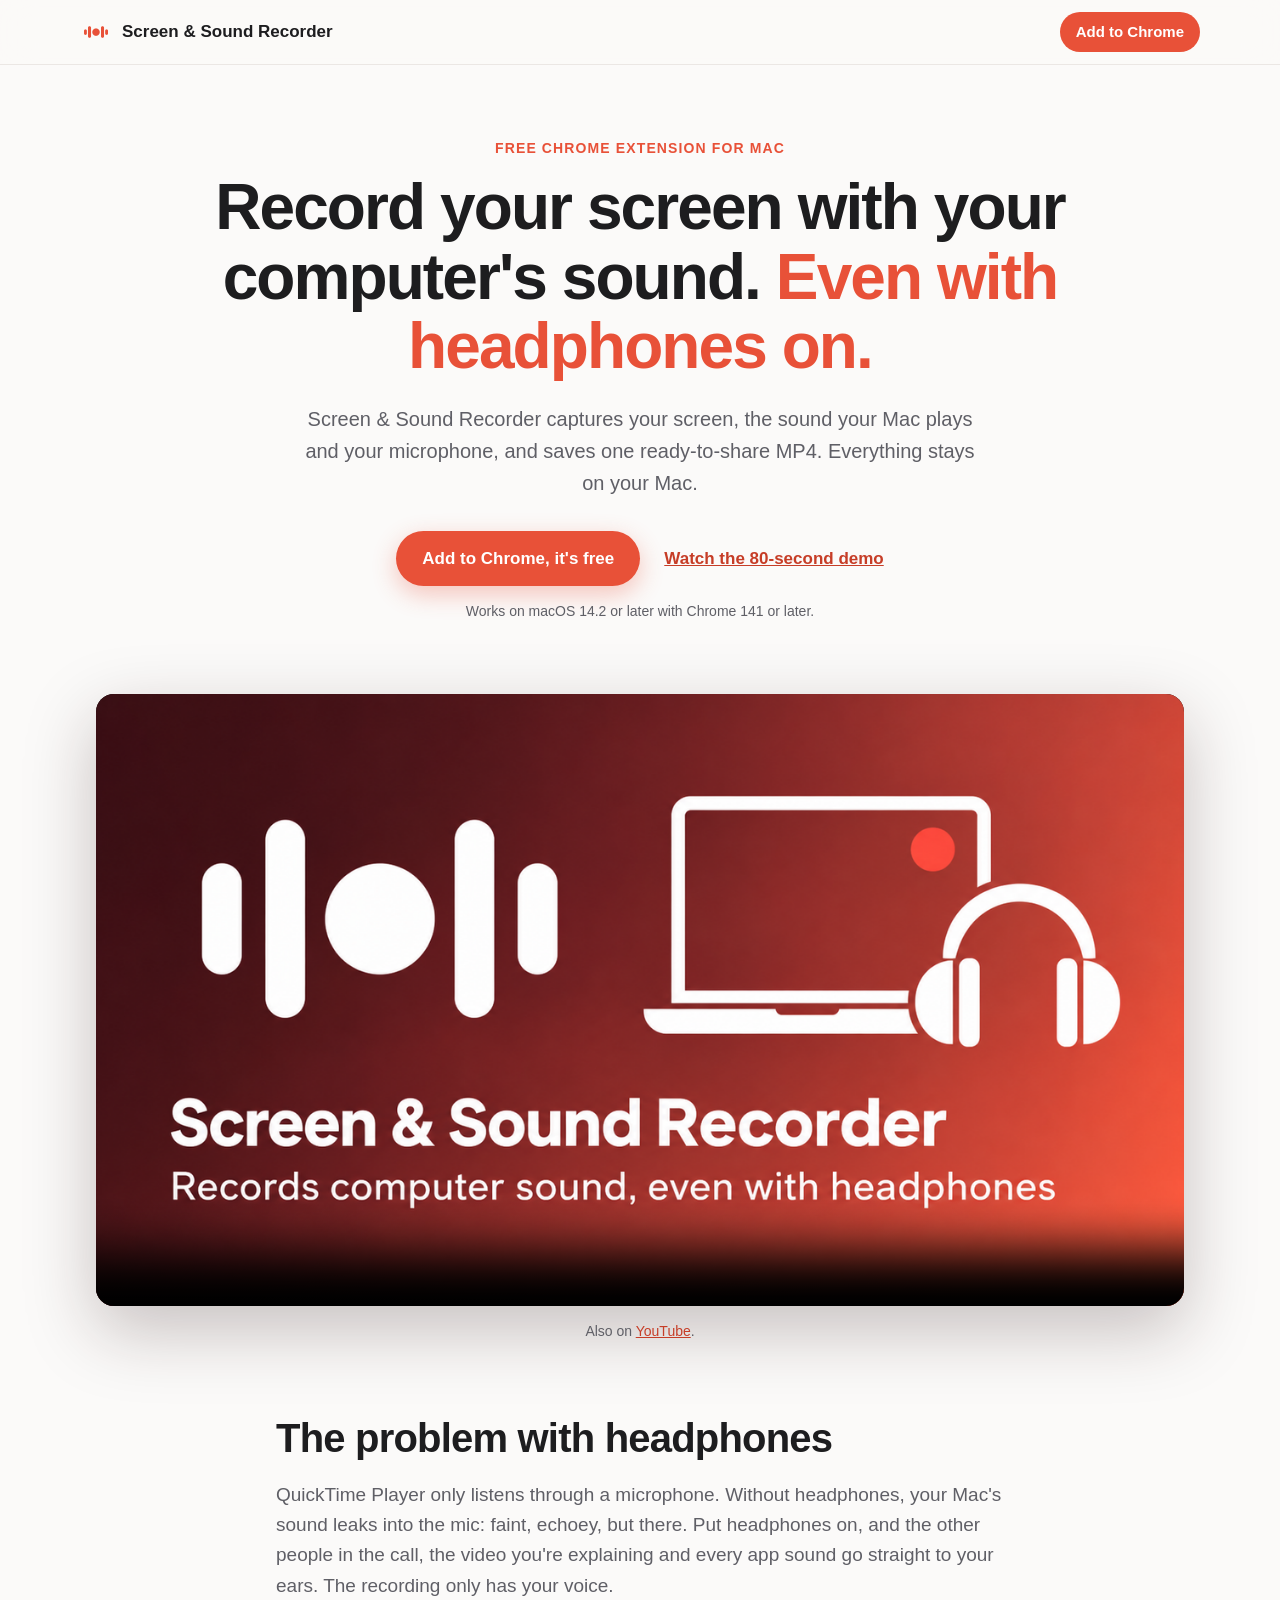
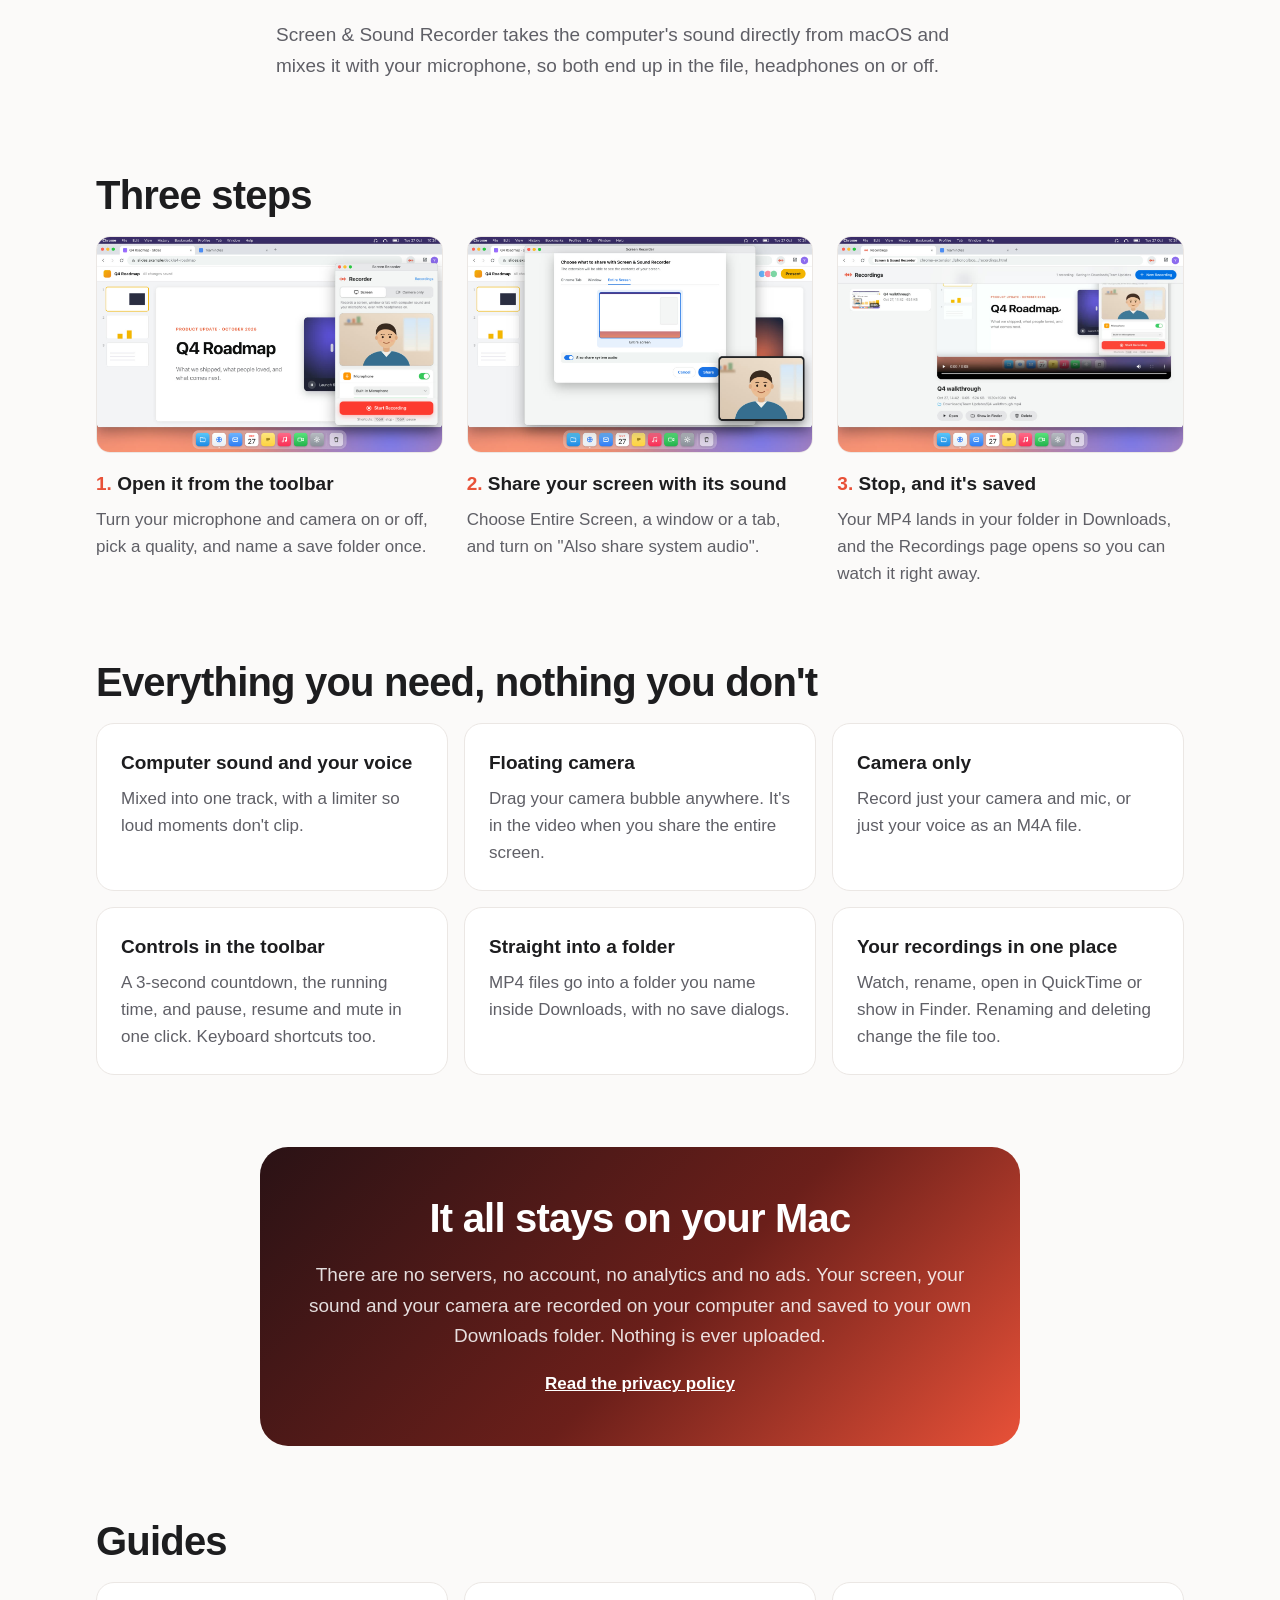
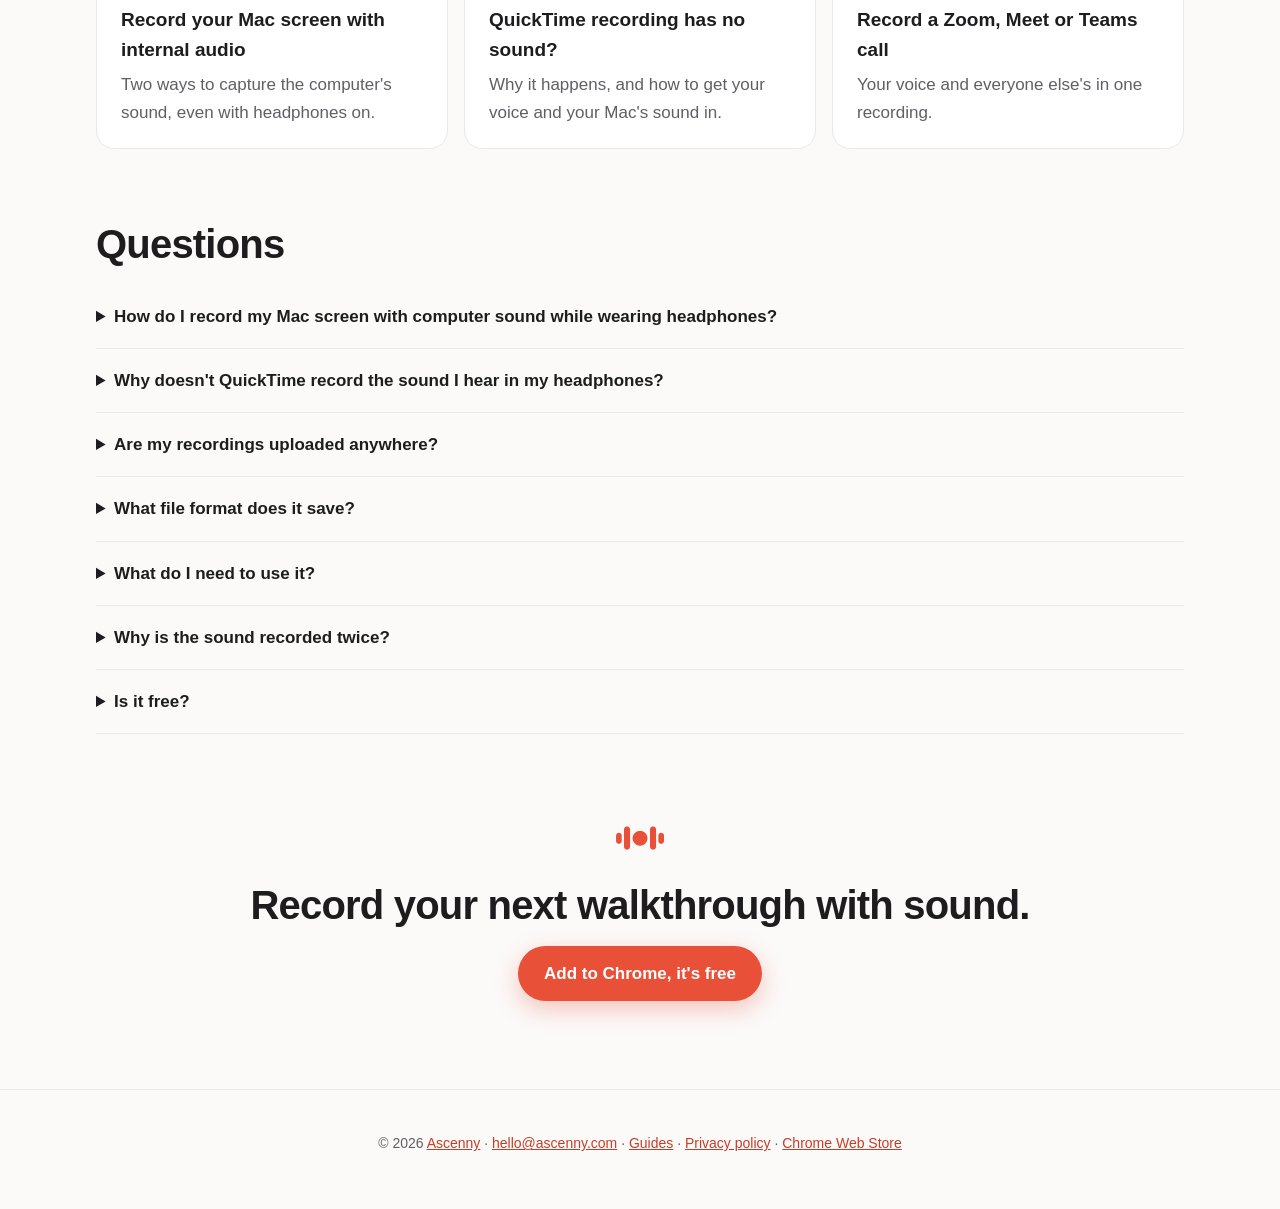
<file: index.html>
<!doctype html>
<html lang="en">
<head>
  <meta charset="utf-8">
  <meta name="viewport" content="width=device-width, initial-scale=1">
  <title>Screen &amp; Sound Recorder: Mac Screen Recorder with Computer Sound</title>
  <meta name="description" content="A free Chrome extension for Mac that records your screen together with your computer's sound and your microphone, even with headphones on. Saves MP4 files on your Mac. Nothing is uploaded.">
  <link rel="canonical" href="https://recorder.ascenny.com/">
  <link rel="icon" href="assets/icon.png">
  <meta name="theme-color" content="#e85138">

  <meta property="og:type" content="website">
  <meta property="og:title" content="Screen &amp; Sound Recorder: record your Mac screen with computer sound">
  <meta property="og:description" content="Records your screen, your computer's sound and your microphone, even with headphones on. Free, and everything stays on your Mac.">
  <meta property="og:url" content="https://recorder.ascenny.com/">
  <meta property="og:image" content="https://recorder.ascenny.com/assets/og-image.png">
  <meta name="twitter:card" content="summary_large_image">

  <link rel="stylesheet" href="style.css">

  <script type="application/ld+json">
  {
    "@context": "https://schema.org",
    "@type": "SoftwareApplication",
    "name": "Screen & Sound Recorder",
    "applicationCategory": "MultimediaApplication",
    "applicationSubCategory": "Screen recorder",
    "operatingSystem": "macOS 14.2 or later, Google Chrome 141 or later",
    "description": "A Chrome extension for Mac that records the screen together with the computer's sound and the microphone, even with headphones on, and saves MP4 files on the computer.",
    "url": "https://recorder.ascenny.com/",
    "downloadUrl": "https://chromewebstore.google.com/detail/gemaaokegkngogofohbmpjndjohbkkob",
    "image": "https://recorder.ascenny.com/assets/og-image.png",
    "author": { "@type": "Person", "name": "Yoong Zhun Tey" },
    "publisher": { "@type": "Organization", "name": "Ascenny", "url": "https://ascenny.com/", "email": "hello@ascenny.com" },
    "offers": { "@type": "Offer", "price": "0", "priceCurrency": "USD" }
  }
  </script>
  <script type="application/ld+json">
  {
    "@context": "https://schema.org",
    "@type": "FAQPage",
    "mainEntity": [
      {
        "@type": "Question",
        "name": "How do I record my Mac screen with computer sound while wearing headphones?",
        "acceptedAnswer": { "@type": "Answer", "text": "Install Screen & Sound Recorder from the Chrome Web Store, click its toolbar icon, press Start Recording, choose Entire Screen in Chrome's picker and turn on Also share system audio. The computer's sound is captured directly and mixed with your microphone, so it is recorded even when it only plays in your headphones." }
      },
      {
        "@type": "Question",
        "name": "Why doesn't QuickTime record the sound I hear in my headphones?",
        "acceptedAnswer": { "@type": "Answer", "text": "QuickTime Player records sound only through a microphone. With headphones on, the computer's sound never reaches the microphone, so it is missing from the recording. Screen & Sound Recorder captures the computer's sound directly, mixes your microphone into the same file, and adds a floating camera window." }
      },
      {
        "@type": "Question",
        "name": "Are my recordings uploaded anywhere?",
        "acceptedAnswer": { "@type": "Answer", "text": "No. Recordings are saved as files in a folder you choose inside your Downloads folder. The extension has no servers, no account, no analytics and no ads, and nothing you record is sent anywhere." }
      },
      {
        "@type": "Question",
        "name": "What file format does it save?",
        "acceptedAnswer": { "@type": "Answer", "text": "MP4 with H.264 video and AAC audio, which plays in QuickTime and almost everywhere else. Recordings with only the microphone are saved as M4A audio files." }
      },
      {
        "@type": "Question",
        "name": "What do I need to use it?",
        "acceptedAnswer": { "@type": "Answer", "text": "A Mac with macOS 14.2 or later and Google Chrome 141 or later. The first time, turn on Google Chrome in System Settings, Privacy & Security, Screen & System Audio Recording, and allow the microphone and camera if you use them." }
      },
      {
        "@type": "Question",
        "name": "Is it free?",
        "acceptedAnswer": { "@type": "Answer", "text": "Yes. Screen & Sound Recorder is free on the Chrome Web Store." }
      }
    ]
  }
  </script>
</head>
<body>
  <header class="nav">
    <a class="brand" href="./"><img src="assets/icon.png" alt="" width="32" height="32">Screen &amp; Sound Recorder</a>
    <a class="button small" href="https://chromewebstore.google.com/detail/gemaaokegkngogofohbmpjndjohbkkob">Add to Chrome</a>
  </header>

  <main>
    <section class="hero">
      <p class="eyebrow">Free Chrome extension for Mac</p>
      <h1>Record your screen with your computer's sound. <span>Even with headphones on.</span></h1>
      <p class="lede">Screen &amp; Sound Recorder captures your screen, the sound your Mac plays and your microphone, and saves one ready-to-share MP4. Everything stays on your Mac.</p>
      <div class="actions">
        <a class="button" href="https://chromewebstore.google.com/detail/gemaaokegkngogofohbmpjndjohbkkob">Add to Chrome, it's free</a>
        <a class="link" href="#demo">Watch the 80-second demo</a>
      </div>
      <p class="fine">Works on macOS 14.2 or later with Chrome 141 or later.</p>
    </section>

    <section class="demo" id="demo">
      <video controls preload="metadata" playsinline poster="assets/og-image.png">
        <source src="assets/demo.mp4" type="video/mp4">
        <track kind="captions" src="assets/demo.vtt" srclang="en" label="English" default>
      </video>
      <p class="fine">Also on <a href="https://youtu.be/bHnrD9TamWk">YouTube</a>.</p>
    </section>

    <section class="problem">
      <h2>The problem with headphones</h2>
      <p>QuickTime Player only listens through a microphone. Without headphones, your Mac's sound leaks into the mic: faint, echoey, but there. Put headphones on, and the other people in the call, the video you're explaining and every app sound go straight to your ears. The recording only has your voice.</p>
      <p>Screen &amp; Sound Recorder takes the computer's sound directly from macOS and mixes it with your microphone, so both end up in the file, headphones on or off.</p>
    </section>

    <section class="steps">
      <h2>Three steps</h2>
      <ol>
        <li><img src="assets/1-recorder.jpg" alt="The recorder window with microphone, camera, save folder and quality settings" loading="lazy" width="1280" height="800"><h3>Open it from the toolbar</h3><p>Turn your microphone and camera on or off, pick a quality, and name a save folder once.</p></li>
        <li><img src="assets/2-picker.jpg" alt="Chrome's screen picker with the Also share system audio switch turned on" loading="lazy" width="1280" height="800"><h3>Share your screen with its sound</h3><p>Choose Entire Screen, a window or a tab, and turn on "Also share system audio".</p></li>
        <li><img src="assets/5-recordings.jpg" alt="The Recordings page playing a saved recording" loading="lazy" width="1280" height="800"><h3>Stop, and it's saved</h3><p>Your MP4 lands in your folder in Downloads, and the Recordings page opens so you can watch it right away.</p></li>
      </ol>
    </section>

    <section class="features">
      <h2>Everything you need, nothing you don't</h2>
      <div class="grid">
        <div><h3>Computer sound and your voice</h3><p>Mixed into one track, with a limiter so loud moments don't clip.</p></div>
        <div><h3>Floating camera</h3><p>Drag your camera bubble anywhere. It's in the video when you share the entire screen.</p></div>
        <div><h3>Camera only</h3><p>Record just your camera and mic, or just your voice as an M4A file.</p></div>
        <div><h3>Controls in the toolbar</h3><p>A 3-second countdown, the running time, and pause, resume and mute in one click. Keyboard shortcuts too.</p></div>
        <div><h3>Straight into a folder</h3><p>MP4 files go into a folder you name inside Downloads, with no save dialogs.</p></div>
        <div><h3>Your recordings in one place</h3><p>Watch, rename, open in QuickTime or show in Finder. Renaming and deleting change the file too.</p></div>
      </div>
    </section>

    <section class="private">
      <h2>It all stays on your Mac</h2>
      <p>There are no servers, no account, no analytics and no ads. Your screen, your sound and your camera are recorded on your computer and saved to your own Downloads folder. Nothing is ever uploaded.</p>
      <a class="link" href="/privacy">Read the privacy policy</a>
    </section>

    <section class="guides">
      <h2>Guides</h2>
      <div class="grid">
        <a class="card" href="/guides/record-mac-screen-with-internal-audio"><h3>Record your Mac screen with internal audio</h3><p>Two ways to capture the computer's sound, even with headphones on.</p></a>
        <a class="card" href="/guides/quicktime-screen-recording-no-sound"><h3>QuickTime recording has no sound?</h3><p>Why it happens, and how to get your voice and your Mac's sound in.</p></a>
        <a class="card" href="/guides/record-video-call-on-mac"><h3>Record a Zoom, Meet or Teams call</h3><p>Your voice and everyone else's in one recording.</p></a>
      </div>
    </section>

    <section class="faq">
      <h2>Questions</h2>
      <details><summary>How do I record my Mac screen with computer sound while wearing headphones?</summary><p>Install Screen &amp; Sound Recorder, click its toolbar icon and press Start Recording. In Chrome's picker, choose Entire Screen and turn on "Also share system audio". The computer's sound is captured directly and mixed with your microphone, so it's recorded even when it only plays in your headphones.</p></details>
      <details><summary>Why doesn't QuickTime record the sound I hear in my headphones?</summary><p>QuickTime Player records sound only through a microphone. With headphones on, the computer's sound never reaches the microphone, so it is missing from the recording. Screen &amp; Sound Recorder captures the computer's sound directly, mixes your microphone into the same file, and adds a floating camera window.</p></details>
      <details><summary>Are my recordings uploaded anywhere?</summary><p>No. Recordings are saved as files in a folder you choose inside Downloads. Nothing you record is sent anywhere.</p></details>
      <details><summary>What file format does it save?</summary><p>MP4 with H.264 video and AAC audio, which plays in QuickTime and almost everywhere else. Microphone-only recordings are saved as M4A.</p></details>
      <details><summary>What do I need to use it?</summary><p>A Mac with macOS 14.2 or later and Google Chrome 141 or later. The first time, turn on Google Chrome in System Settings → Privacy &amp; Security → Screen &amp; System Audio Recording, and allow the microphone and camera if you use them.</p></details>
      <details><summary>Why is the sound recorded twice?</summary><p>With the microphone on and sound playing through your speakers, the mic hears the speakers too. Headphones give the cleanest result.</p></details>
      <details><summary>Is it free?</summary><p>Yes, it's free on the Chrome Web Store.</p></details>
    </section>

    <section class="cta">
      <img src="assets/icon.png" alt="" width="64" height="64">
      <h2>Record your next walkthrough with sound.</h2>
      <a class="button" href="https://chromewebstore.google.com/detail/gemaaokegkngogofohbmpjndjohbkkob">Add to Chrome, it's free</a>
    </section>
  </main>

  <footer>
    <p>© 2026 <a href="https://ascenny.com/">Ascenny</a> · <a href="mailto:hello@ascenny.com">hello@ascenny.com</a> · <a href="/guides">Guides</a> · <a href="/privacy">Privacy policy</a> · <a href="https://chromewebstore.google.com/detail/gemaaokegkngogofohbmpjndjohbkkob">Chrome Web Store</a></p>
  </footer>
</body>
</html>
</file>
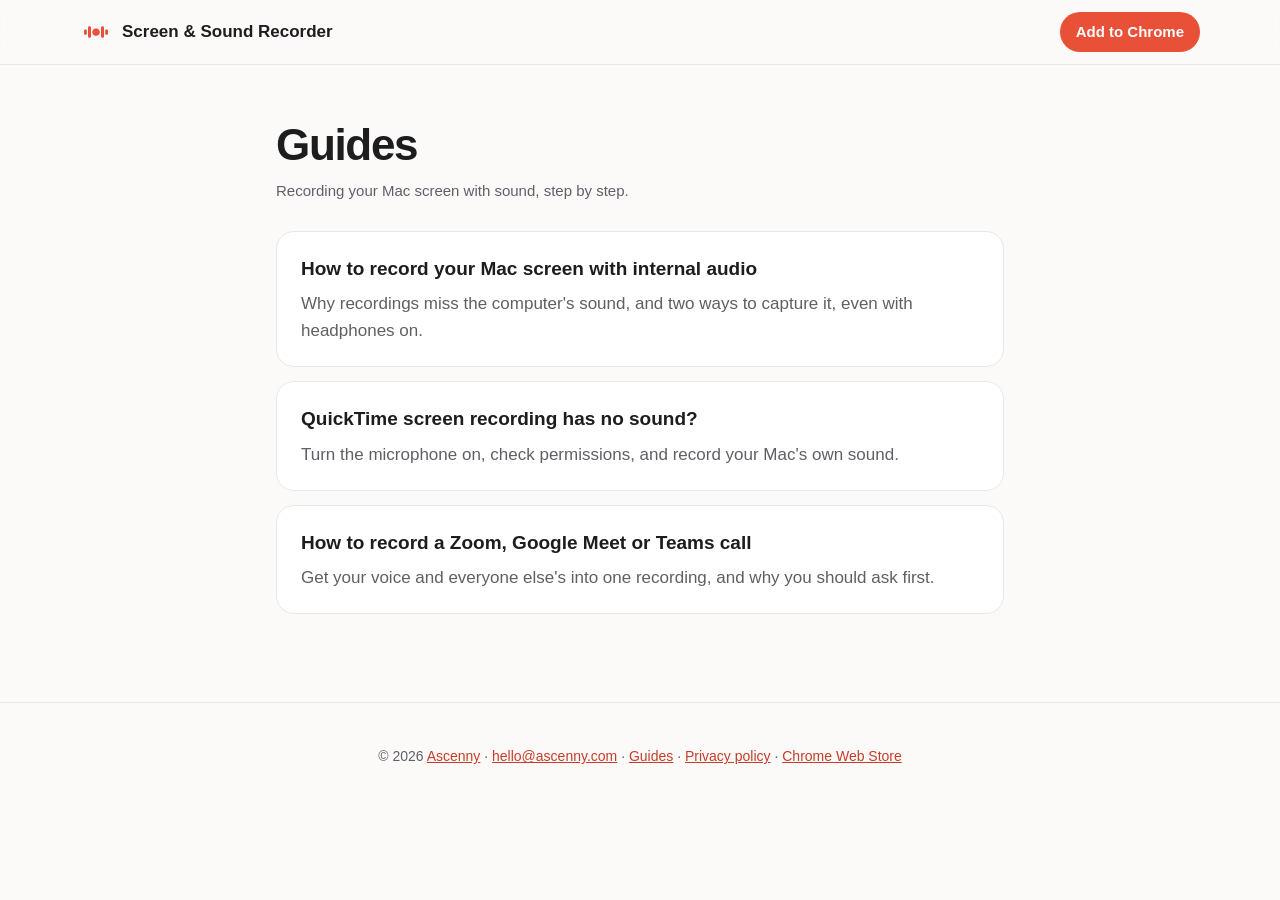
<file: guides/index.html>
<!doctype html>
<html lang="en">
<head>
  <meta charset="utf-8">
  <meta name="viewport" content="width=device-width, initial-scale=1">
  <title>Guides: Recording Your Mac Screen with Sound</title>
  <meta name="description" content="Step-by-step guides for recording your Mac screen with the computer's sound and your microphone, fixing silent QuickTime recordings, and recording video calls.">
  <link rel="canonical" href="https://recorder.ascenny.com/guides">
  <link rel="icon" href="/assets/icon.png">
  <meta name="theme-color" content="#e85138">
  <link rel="stylesheet" href="/style.css">
</head>
<body>
  <header class="nav">
    <a class="brand" href="/"><img src="/assets/icon.png" alt="" width="32" height="32">Screen &amp; Sound Recorder</a>
    <a class="button small" href="https://chromewebstore.google.com/detail/gemaaokegkngogofohbmpjndjohbkkob">Add to Chrome</a>
  </header>

  <main>
    <article class="doc">
      <h1>Guides</h1>
      <p class="updated">Recording your Mac screen with sound, step by step.</p>
      <div class="guide-list">
        <a href="/guides/record-mac-screen-with-internal-audio"><h3>How to record your Mac screen with internal audio</h3><p>Why recordings miss the computer's sound, and two ways to capture it, even with headphones on.</p></a>
        <a href="/guides/quicktime-screen-recording-no-sound"><h3>QuickTime screen recording has no sound?</h3><p>Turn the microphone on, check permissions, and record your Mac's own sound.</p></a>
        <a href="/guides/record-video-call-on-mac"><h3>How to record a Zoom, Google Meet or Teams call</h3><p>Get your voice and everyone else's into one recording, and why you should ask first.</p></a>
      </div>
    </article>
  </main>

  <footer>
    <p>© 2026 <a href="https://ascenny.com/">Ascenny</a> · <a href="mailto:hello@ascenny.com">hello@ascenny.com</a> · <a href="/guides">Guides</a> · <a href="/privacy">Privacy policy</a> · <a href="https://chromewebstore.google.com/detail/gemaaokegkngogofohbmpjndjohbkkob">Chrome Web Store</a></p>
  </footer>
</body>
</html>
</file>
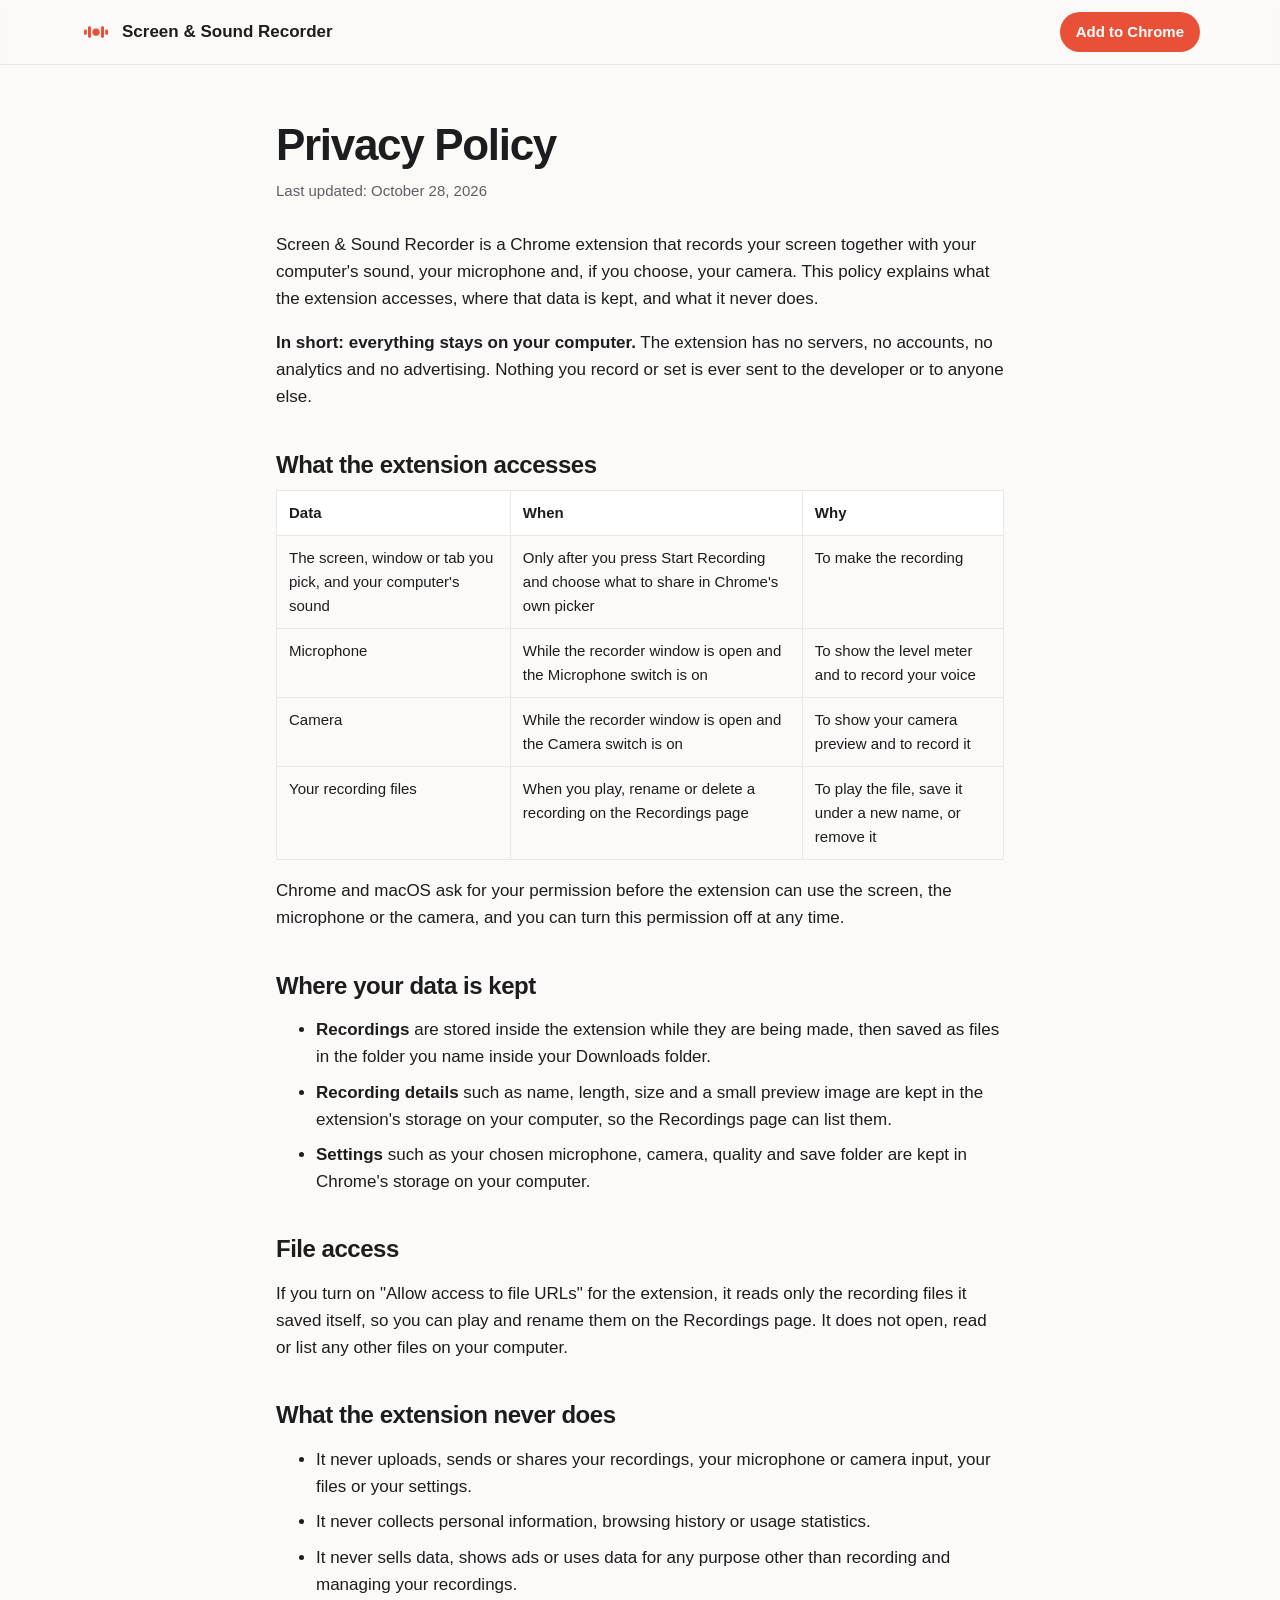
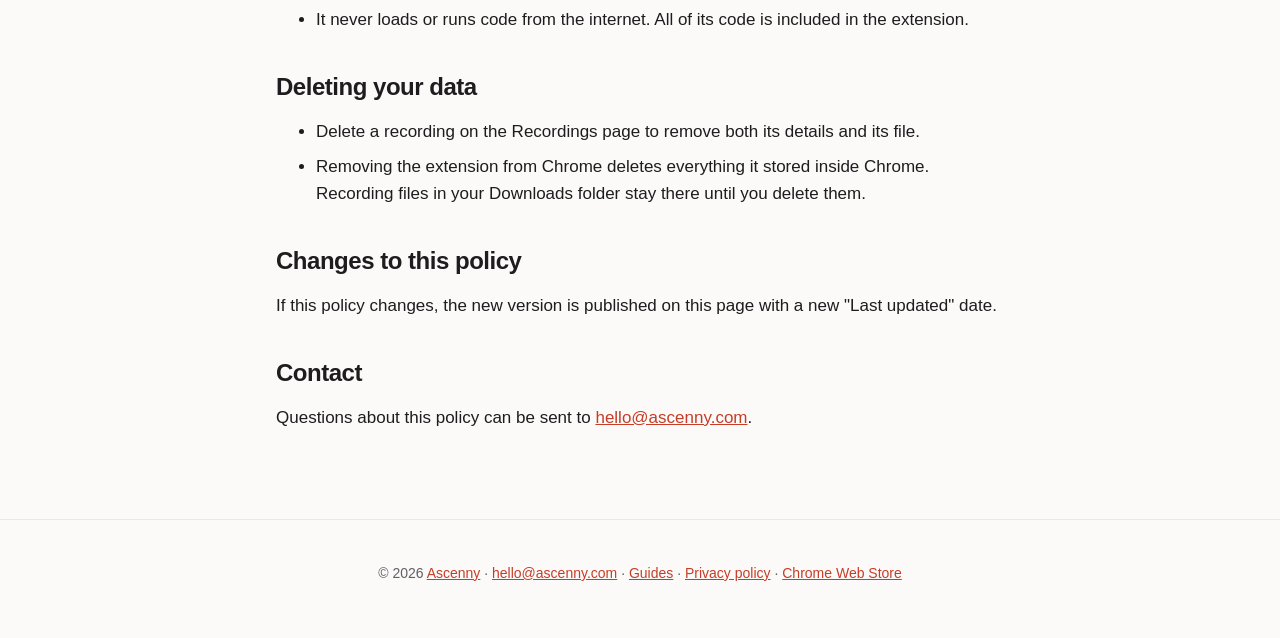
<file: privacy.html>
<!doctype html>
<html lang="en">
<head>
  <meta charset="utf-8">
  <meta name="viewport" content="width=device-width, initial-scale=1">
  <title>Privacy Policy: Screen &amp; Sound Recorder</title>
  <meta name="description" content="Screen & Sound Recorder records on your computer and never uploads anything. What the extension accesses, where your data is kept, and what it never does.">
  <link rel="canonical" href="https://recorder.ascenny.com/privacy">
  <link rel="icon" href="assets/icon.png">
  <meta name="theme-color" content="#e85138">
  <link rel="stylesheet" href="style.css">
</head>
<body>
  <header class="nav">
    <a class="brand" href="/"><img src="assets/icon.png" alt="" width="32" height="32">Screen &amp; Sound Recorder</a>
    <a class="button small" href="https://chromewebstore.google.com/detail/gemaaokegkngogofohbmpjndjohbkkob">Add to Chrome</a>
  </header>

  <main>
    <article class="doc">
      <h1>Privacy Policy</h1>
      <p class="updated">Last updated: October 28, 2026</p>

      <p>Screen &amp; Sound Recorder is a Chrome extension that records your screen together with your computer's sound, your microphone and, if you choose, your camera. This policy explains what the extension accesses, where that data is kept, and what it never does.</p>

      <p><strong>In short: everything stays on your computer.</strong> The extension has no servers, no accounts, no analytics and no advertising. Nothing you record or set is ever sent to the developer or to anyone else.</p>

      <h2>What the extension accesses</h2>
      <div class="table">
        <table>
          <tr><th>Data</th><th>When</th><th>Why</th></tr>
          <tr><td>The screen, window or tab you pick, and your computer's sound</td><td>Only after you press Start Recording and choose what to share in Chrome's own picker</td><td>To make the recording</td></tr>
          <tr><td>Microphone</td><td>While the recorder window is open and the Microphone switch is on</td><td>To show the level meter and to record your voice</td></tr>
          <tr><td>Camera</td><td>While the recorder window is open and the Camera switch is on</td><td>To show your camera preview and to record it</td></tr>
          <tr><td>Your recording files</td><td>When you play, rename or delete a recording on the Recordings page</td><td>To play the file, save it under a new name, or remove it</td></tr>
        </table>
      </div>
      <p>Chrome and macOS ask for your permission before the extension can use the screen, the microphone or the camera, and you can turn this permission off at any time.</p>

      <h2>Where your data is kept</h2>
      <ul>
        <li><strong>Recordings</strong> are stored inside the extension while they are being made, then saved as files in the folder you name inside your Downloads folder.</li>
        <li><strong>Recording details</strong> such as name, length, size and a small preview image are kept in the extension's storage on your computer, so the Recordings page can list them.</li>
        <li><strong>Settings</strong> such as your chosen microphone, camera, quality and save folder are kept in Chrome's storage on your computer.</li>
      </ul>

      <h2>File access</h2>
      <p>If you turn on "Allow access to file URLs" for the extension, it reads only the recording files it saved itself, so you can play and rename them on the Recordings page. It does not open, read or list any other files on your computer.</p>

      <h2>What the extension never does</h2>
      <ul>
        <li>It never uploads, sends or shares your recordings, your microphone or camera input, your files or your settings.</li>
        <li>It never collects personal information, browsing history or usage statistics.</li>
        <li>It never sells data, shows ads or uses data for any purpose other than recording and managing your recordings.</li>
        <li>It never loads or runs code from the internet. All of its code is included in the extension.</li>
      </ul>

      <h2>Deleting your data</h2>
      <ul>
        <li>Delete a recording on the Recordings page to remove both its details and its file.</li>
        <li>Removing the extension from Chrome deletes everything it stored inside Chrome. Recording files in your Downloads folder stay there until you delete them.</li>
      </ul>

      <h2>Changes to this policy</h2>
      <p>If this policy changes, the new version is published on this page with a new "Last updated" date.</p>

      <h2>Contact</h2>
      <p>Questions about this policy can be sent to <a href="mailto:hello@ascenny.com">hello@ascenny.com</a>.</p>
    </article>
  </main>

  <footer>
    <p>© 2026 <a href="https://ascenny.com/">Ascenny</a> · <a href="mailto:hello@ascenny.com">hello@ascenny.com</a> · <a href="/guides">Guides</a> · <a href="/privacy">Privacy policy</a> · <a href="https://chromewebstore.google.com/detail/gemaaokegkngogofohbmpjndjohbkkob">Chrome Web Store</a></p>
  </footer>
</body>
</html>
</file>
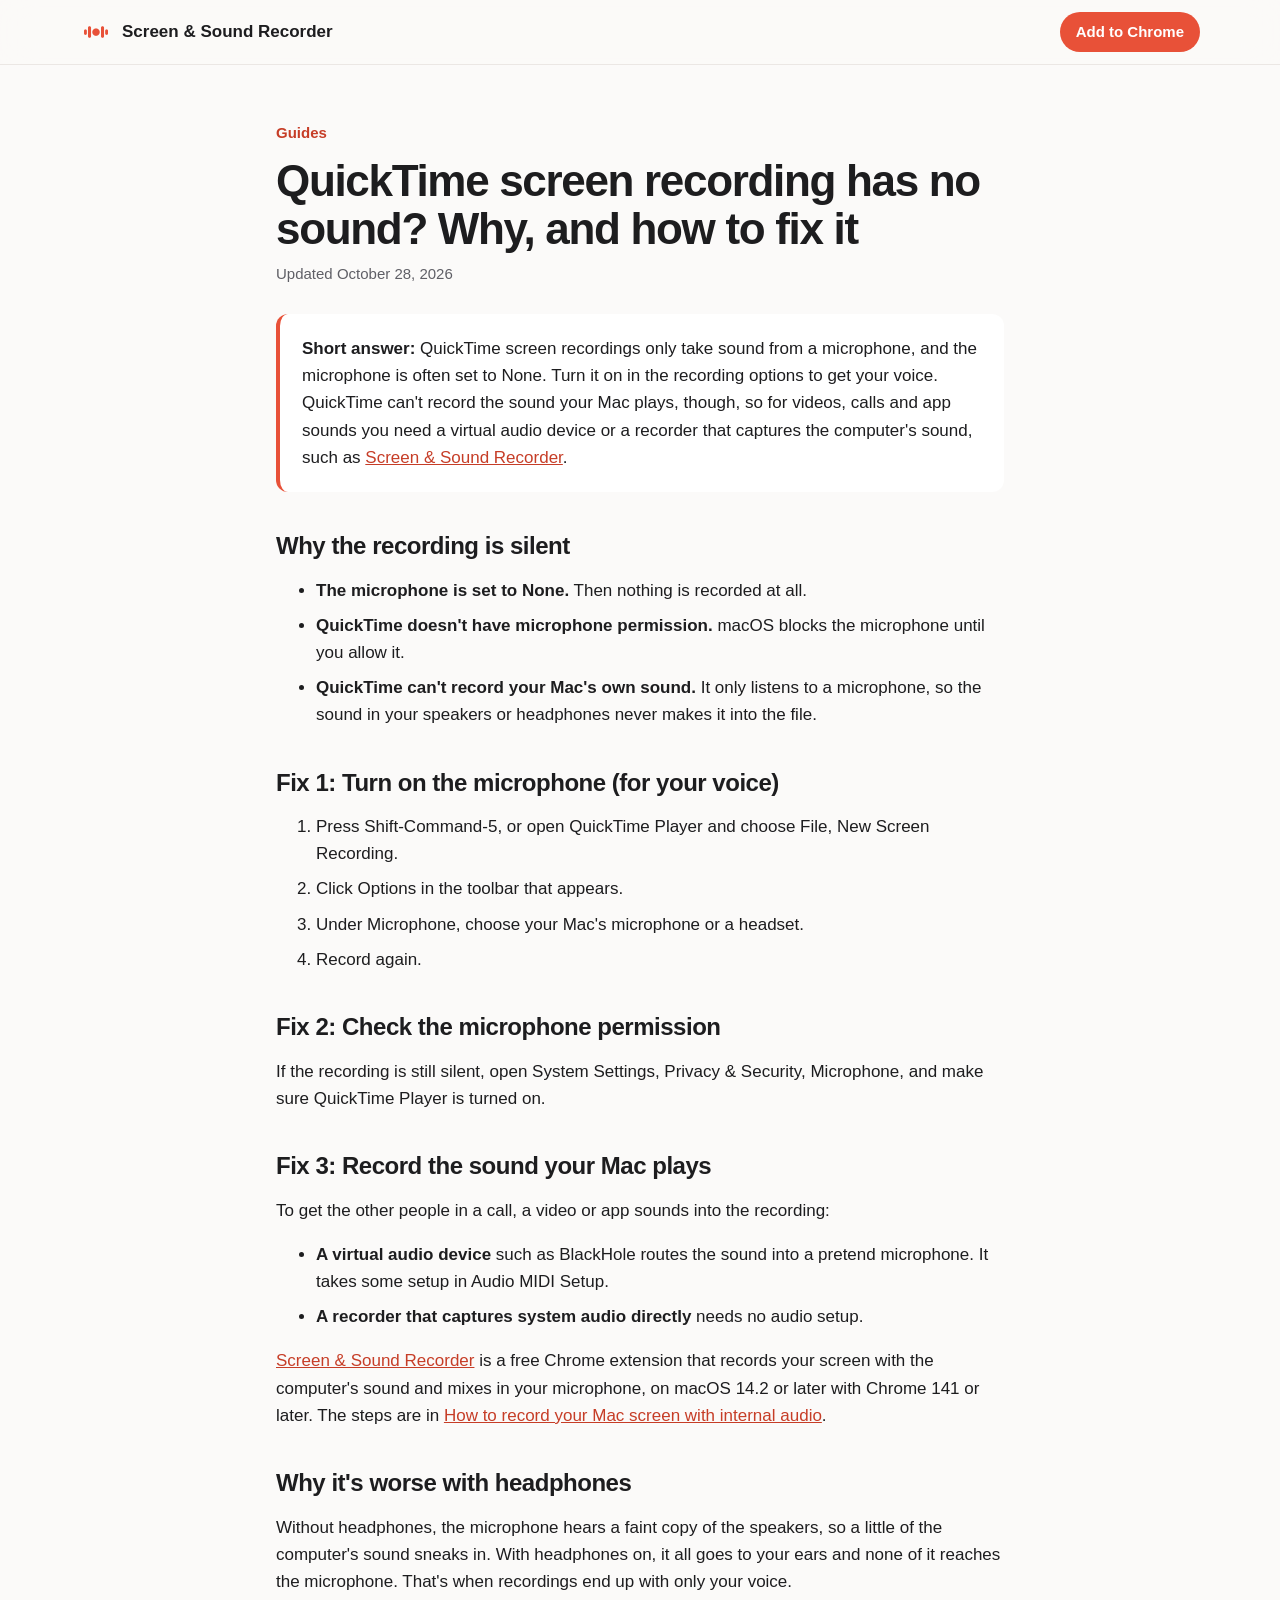
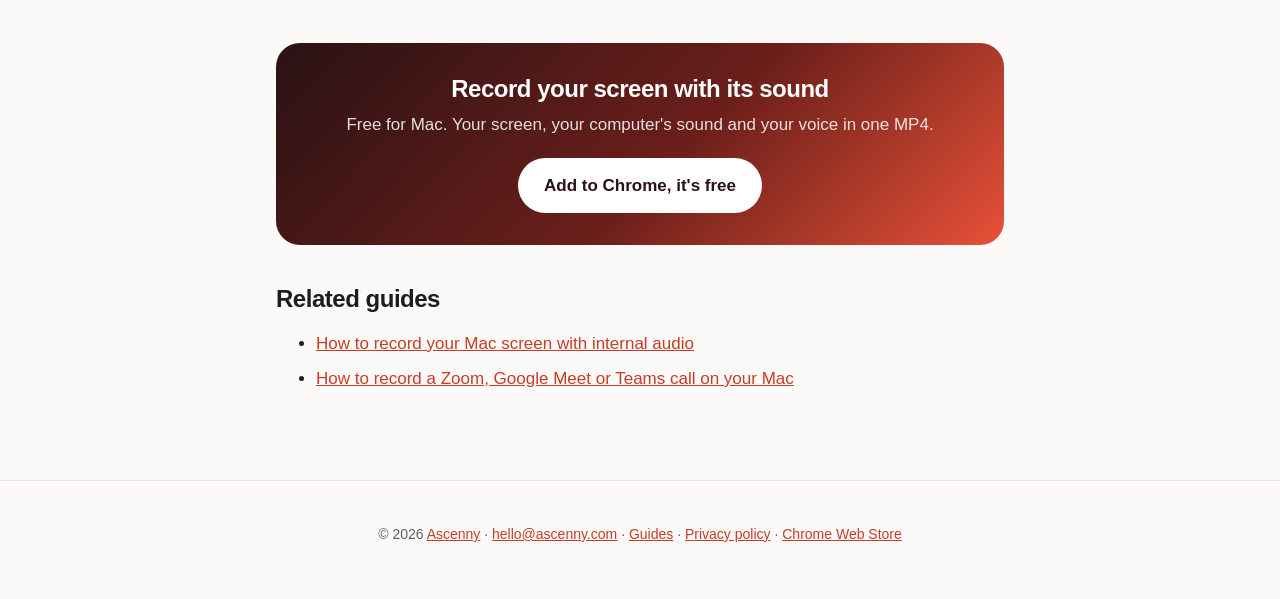
<file: guides/quicktime-screen-recording-no-sound.html>
<!doctype html>
<html lang="en">
<head>
  <meta charset="utf-8">
  <meta name="viewport" content="width=device-width, initial-scale=1">
  <title>QuickTime Screen Recording Has No Sound? Why, and How to Fix It</title>
  <meta name="description" content="QuickTime screen recordings are silent or miss the computer's sound because QuickTime only records a microphone. Here's how to turn the microphone on, and how to record your Mac's own sound.">
  <link rel="canonical" href="https://recorder.ascenny.com/guides/quicktime-screen-recording-no-sound">
  <link rel="icon" href="/assets/icon.png">
  <meta name="theme-color" content="#e85138">
  <meta property="og:type" content="article">
  <meta property="og:title" content="QuickTime screen recording has no sound? Why, and how to fix it">
  <meta property="og:description" content="Turn the microphone on, check permissions, and record your Mac's own sound.">
  <meta property="og:url" content="https://recorder.ascenny.com/guides/quicktime-screen-recording-no-sound">
  <meta property="og:image" content="https://recorder.ascenny.com/assets/og-image.png">
  <meta name="twitter:card" content="summary_large_image">
  <link rel="stylesheet" href="/style.css">
  <script type="application/ld+json">
  {
    "@context": "https://schema.org",
    "@type": "Article",
    "headline": "QuickTime Screen Recording Has No Sound? Why, and How to Fix It",
    "description": "QuickTime screen recordings are silent or miss the computer's sound because QuickTime only records a microphone. Here's how to turn the microphone on, and how to record your Mac's own sound.",
    "datePublished": "2026-10-28",
    "dateModified": "2026-10-28",
    "image": "https://recorder.ascenny.com/assets/og-image.png",
    "author": { "@type": "Organization", "name": "Ascenny" },
    "publisher": { "@type": "Organization", "name": "Ascenny", "url": "https://ascenny.com/", "email": "hello@ascenny.com" },
    "mainEntityOfPage": "https://recorder.ascenny.com/guides/quicktime-screen-recording-no-sound"
  }
  </script>
  <script type="application/ld+json">
  {
    "@context": "https://schema.org",
    "@type": "FAQPage",
    "mainEntity": [
      {
        "@type": "Question",
        "name": "Why does my QuickTime screen recording have no sound?",
        "acceptedAnswer": { "@type": "Answer", "text": "QuickTime screen recordings only take sound from a microphone, and the microphone is often set to None. Even with the microphone on, QuickTime can't record the sound your Mac plays, so videos, calls and app sounds are missing, especially with headphones on." }
      },
      {
        "@type": "Question",
        "name": "Can QuickTime record internal audio?",
        "acceptedAnswer": { "@type": "Answer", "text": "No. QuickTime Player records only from a microphone. To record the sound your Mac plays, use a virtual audio device such as BlackHole, or a recorder that captures system audio directly, such as the free Screen & Sound Recorder Chrome extension." }
      }
    ]
  }
  </script>
</head>
<body>
  <header class="nav">
    <a class="brand" href="/"><img src="/assets/icon.png" alt="" width="32" height="32">Screen &amp; Sound Recorder</a>
    <a class="button small" href="https://chromewebstore.google.com/detail/gemaaokegkngogofohbmpjndjohbkkob">Add to Chrome</a>
  </header>

  <main>
    <article class="doc">
      <p class="crumbs"><a href="/guides">Guides</a></p>
      <h1>QuickTime screen recording has no sound? Why, and how to fix it</h1>
      <p class="updated">Updated October 28, 2026</p>

      <div class="answer">
        <p><strong>Short answer:</strong> QuickTime screen recordings only take sound from a microphone, and the microphone is often set to None. Turn it on in the recording options to get your voice. QuickTime can't record the sound your Mac plays, though, so for videos, calls and app sounds you need a virtual audio device or a recorder that captures the computer's sound, such as <a href="/">Screen &amp; Sound Recorder</a>.</p>
      </div>

      <h2>Why the recording is silent</h2>
      <ul>
        <li><strong>The microphone is set to None.</strong> Then nothing is recorded at all.</li>
        <li><strong>QuickTime doesn't have microphone permission.</strong> macOS blocks the microphone until you allow it.</li>
        <li><strong>QuickTime can't record your Mac's own sound.</strong> It only listens to a microphone, so the sound in your speakers or headphones never makes it into the file.</li>
      </ul>

      <h2>Fix 1: Turn on the microphone (for your voice)</h2>
      <ol>
        <li>Press Shift-Command-5, or open QuickTime Player and choose File, New Screen Recording.</li>
        <li>Click Options in the toolbar that appears.</li>
        <li>Under Microphone, choose your Mac's microphone or a headset.</li>
        <li>Record again.</li>
      </ol>

      <h2>Fix 2: Check the microphone permission</h2>
      <p>If the recording is still silent, open System Settings, Privacy &amp; Security, Microphone, and make sure QuickTime Player is turned on.</p>

      <h2>Fix 3: Record the sound your Mac plays</h2>
      <p>To get the other people in a call, a video or app sounds into the recording:</p>
      <ul>
        <li><strong>A virtual audio device</strong> such as BlackHole routes the sound into a pretend microphone. It takes some setup in Audio MIDI Setup.</li>
        <li><strong>A recorder that captures system audio directly</strong> needs no audio setup.</li>
      </ul>
      <p><a href="/">Screen &amp; Sound Recorder</a> is a free Chrome extension that records your screen with the computer's sound and mixes in your microphone, on macOS 14.2 or later with Chrome 141 or later. The steps are in <a href="/guides/record-mac-screen-with-internal-audio">How to record your Mac screen with internal audio</a>.</p>

      <h2>Why it's worse with headphones</h2>
      <p>Without headphones, the microphone hears a faint copy of the speakers, so a little of the computer's sound sneaks in. With headphones on, it all goes to your ears and none of it reaches the microphone. That's when recordings end up with only your voice.</p>

      <div class="cta-box">
        <h2>Record your screen with its sound</h2>
        <p>Free for Mac. Your screen, your computer's sound and your voice in one MP4.</p>
        <a class="button" href="https://chromewebstore.google.com/detail/gemaaokegkngogofohbmpjndjohbkkob">Add to Chrome, it's free</a>
      </div>

      <h2>Related guides</h2>
      <ul>
        <li><a href="/guides/record-mac-screen-with-internal-audio">How to record your Mac screen with internal audio</a></li>
        <li><a href="/guides/record-video-call-on-mac">How to record a Zoom, Google Meet or Teams call on your Mac</a></li>
      </ul>
    </article>
  </main>

  <footer>
    <p>© 2026 <a href="https://ascenny.com/">Ascenny</a> · <a href="mailto:hello@ascenny.com">hello@ascenny.com</a> · <a href="/guides">Guides</a> · <a href="/privacy">Privacy policy</a> · <a href="https://chromewebstore.google.com/detail/gemaaokegkngogofohbmpjndjohbkkob">Chrome Web Store</a></p>
  </footer>
</body>
</html>
</file>
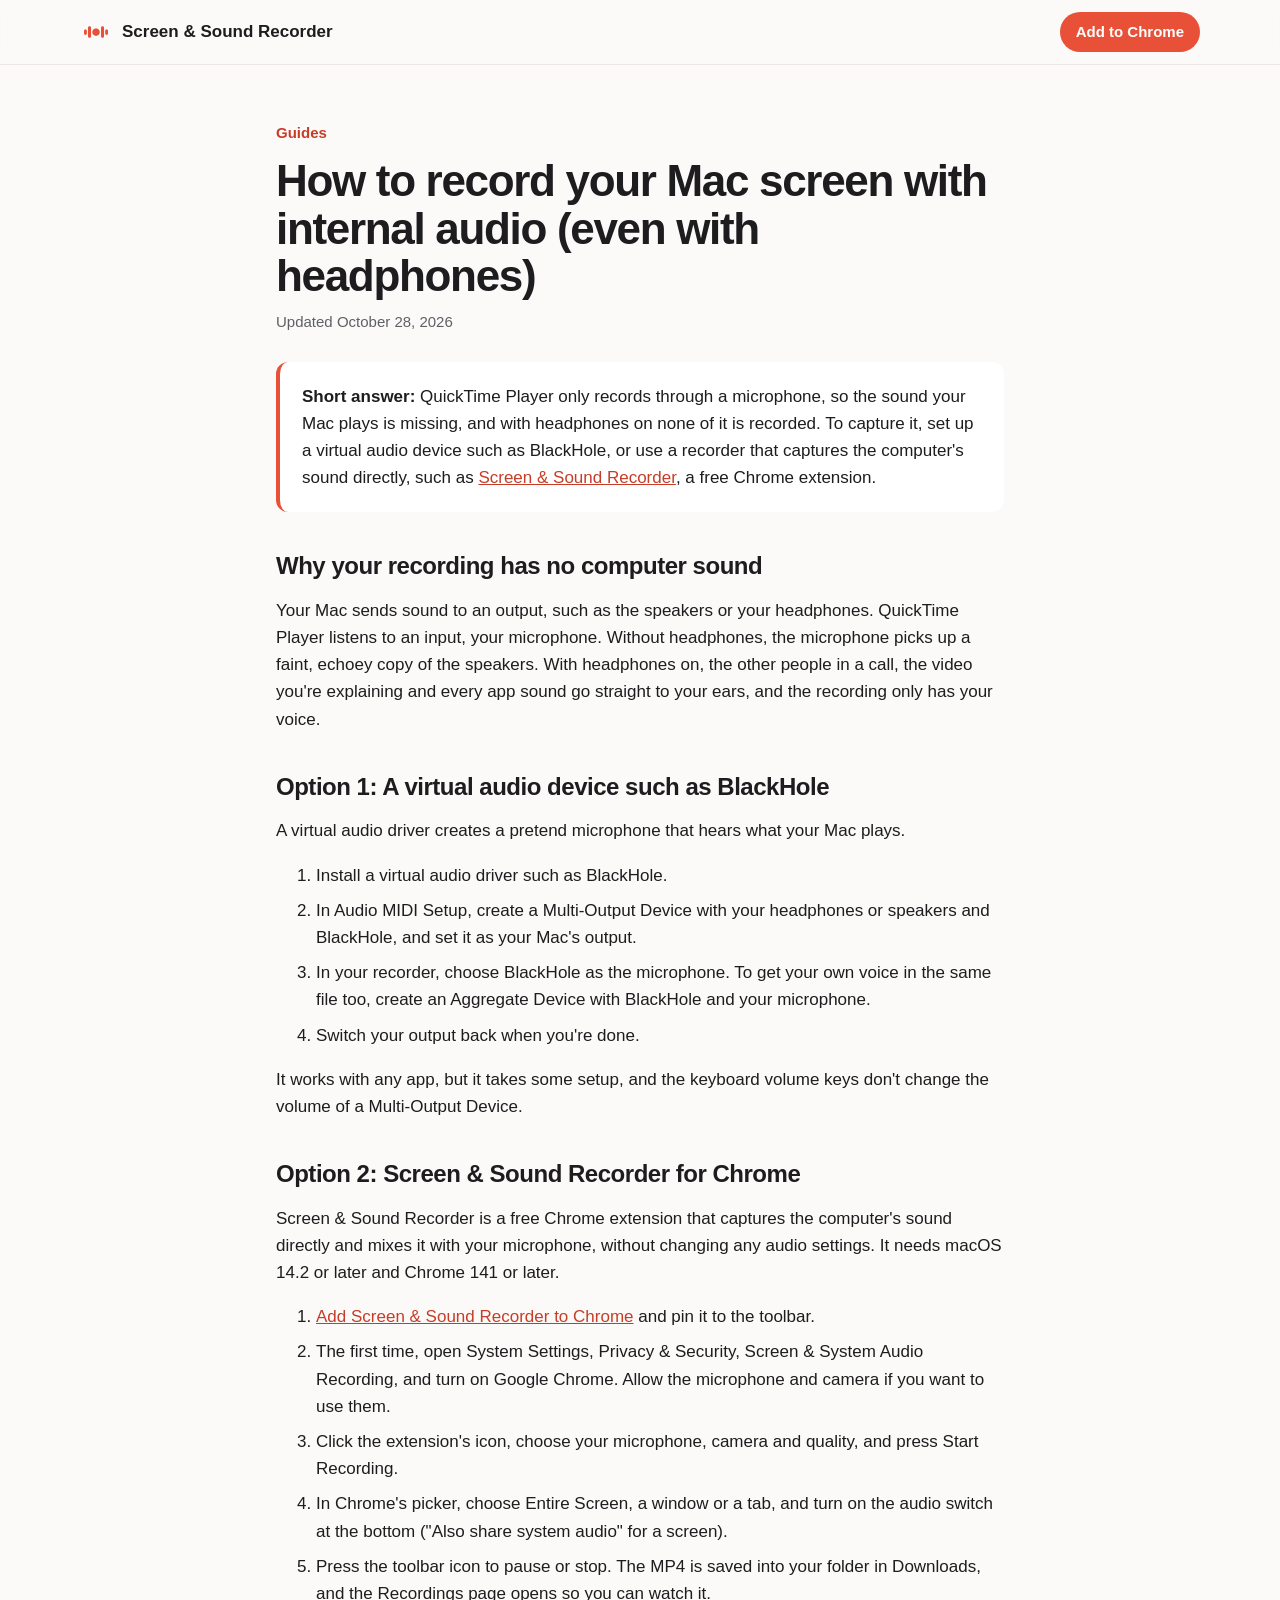
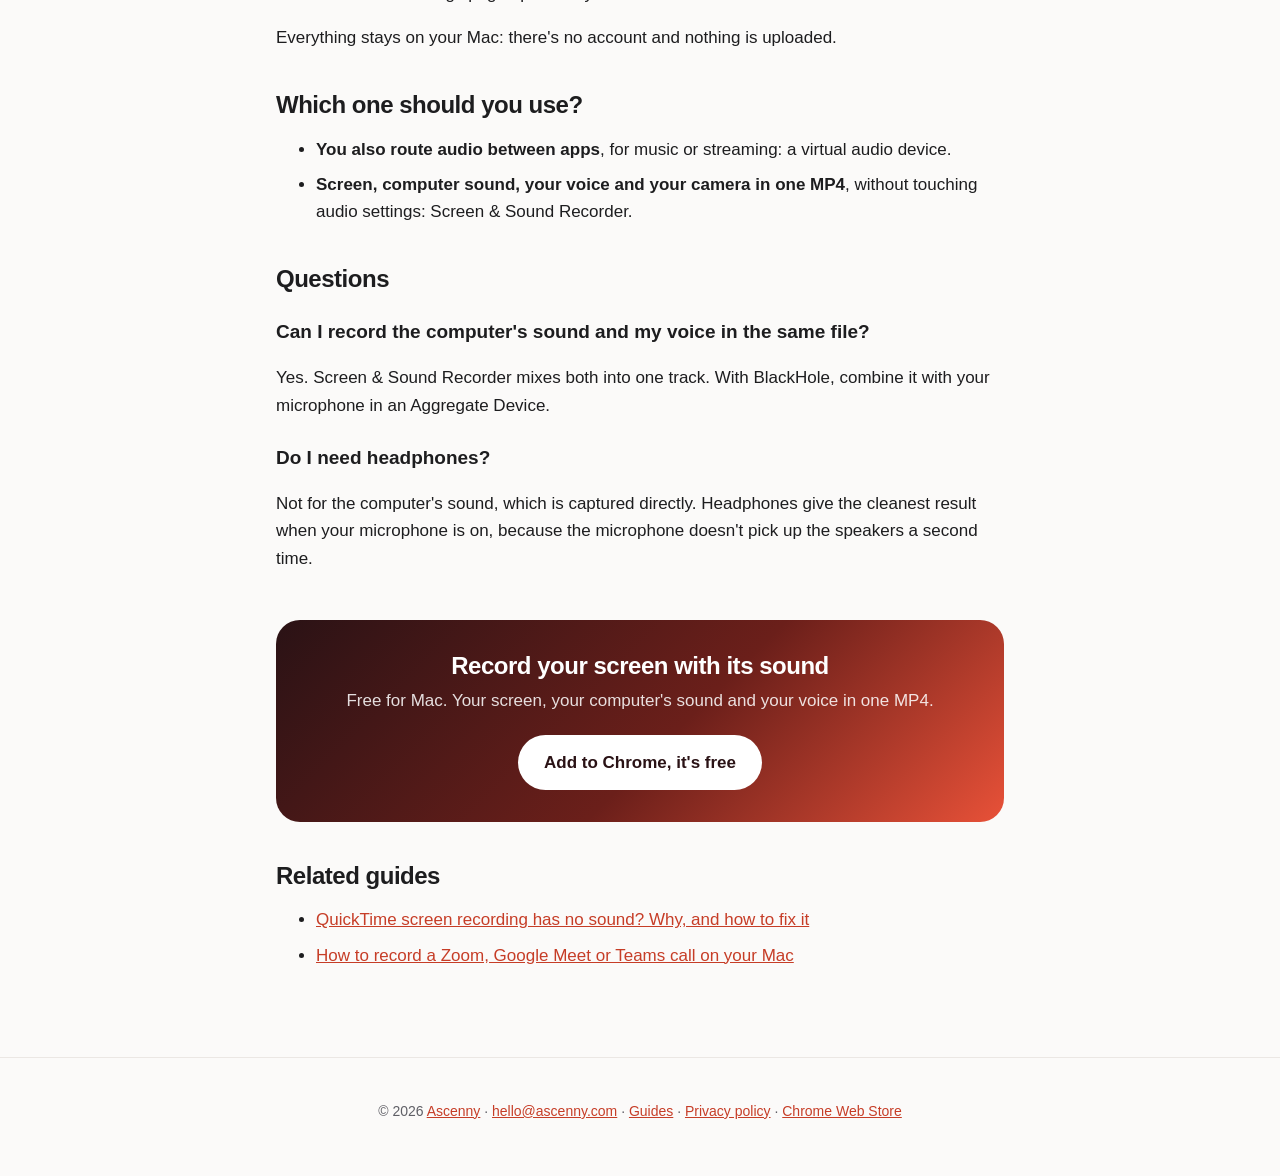
<file: guides/record-mac-screen-with-internal-audio.html>
<!doctype html>
<html lang="en">
<head>
  <meta charset="utf-8">
  <meta name="viewport" content="width=device-width, initial-scale=1">
  <title>How to Record Your Mac Screen with Internal Audio (Even with Headphones)</title>
  <meta name="description" content="Why Mac screen recordings miss the computer's sound, and two ways to record your screen with internal audio and your microphone, even with headphones on.">
  <link rel="canonical" href="https://recorder.ascenny.com/guides/record-mac-screen-with-internal-audio">
  <link rel="icon" href="/assets/icon.png">
  <meta name="theme-color" content="#e85138">
  <meta property="og:type" content="article">
  <meta property="og:title" content="How to record your Mac screen with internal audio">
  <meta property="og:description" content="Two ways to record your screen together with the computer's sound and your microphone, even with headphones on.">
  <meta property="og:url" content="https://recorder.ascenny.com/guides/record-mac-screen-with-internal-audio">
  <meta property="og:image" content="https://recorder.ascenny.com/assets/og-image.png">
  <meta name="twitter:card" content="summary_large_image">
  <link rel="stylesheet" href="/style.css">
  <script type="application/ld+json">
  {
    "@context": "https://schema.org",
    "@type": "Article",
    "headline": "How to Record Your Mac Screen with Internal Audio (Even with Headphones)",
    "description": "Why Mac screen recordings miss the computer's sound, and two ways to record your screen with internal audio and your microphone, even with headphones on.",
    "datePublished": "2026-10-28",
    "dateModified": "2026-10-28",
    "image": "https://recorder.ascenny.com/assets/og-image.png",
    "author": { "@type": "Organization", "name": "Ascenny" },
    "publisher": { "@type": "Organization", "name": "Ascenny", "url": "https://ascenny.com/", "email": "hello@ascenny.com" },
    "mainEntityOfPage": "https://recorder.ascenny.com/guides/record-mac-screen-with-internal-audio"
  }
  </script>
  <script type="application/ld+json">
  {
    "@context": "https://schema.org",
    "@type": "FAQPage",
    "mainEntity": [
      {
        "@type": "Question",
        "name": "Why doesn't my Mac screen recording have the computer's sound?",
        "acceptedAnswer": { "@type": "Answer", "text": "QuickTime Player records sound only through a microphone. The sound your Mac plays goes to the speakers or headphones, not into the microphone, so it is missing from the recording. With headphones on, none of it reaches the microphone." }
      },
      {
        "@type": "Question",
        "name": "Can I record the computer's sound and my voice in the same file?",
        "acceptedAnswer": { "@type": "Answer", "text": "Yes. Screen & Sound Recorder, a free Chrome extension, mixes the computer's sound and your microphone into one track and saves an MP4. With a virtual audio device such as BlackHole you can do the same by combining devices in Audio MIDI Setup." }
      },
      {
        "@type": "Question",
        "name": "Do I need headphones?",
        "acceptedAnswer": { "@type": "Answer", "text": "Not for the computer's sound, which is captured directly. Headphones give the cleanest result when your microphone is on, because the microphone doesn't pick up the speakers a second time." }
      }
    ]
  }
  </script>
</head>
<body>
  <header class="nav">
    <a class="brand" href="/"><img src="/assets/icon.png" alt="" width="32" height="32">Screen &amp; Sound Recorder</a>
    <a class="button small" href="https://chromewebstore.google.com/detail/gemaaokegkngogofohbmpjndjohbkkob">Add to Chrome</a>
  </header>

  <main>
    <article class="doc">
      <p class="crumbs"><a href="/guides">Guides</a></p>
      <h1>How to record your Mac screen with internal audio (even with headphones)</h1>
      <p class="updated">Updated October 28, 2026</p>

      <div class="answer">
        <p><strong>Short answer:</strong> QuickTime Player only records through a microphone, so the sound your Mac plays is missing, and with headphones on none of it is recorded. To capture it, set up a virtual audio device such as BlackHole, or use a recorder that captures the computer's sound directly, such as <a href="/">Screen &amp; Sound Recorder</a>, a free Chrome extension.</p>
      </div>

      <h2>Why your recording has no computer sound</h2>
      <p>Your Mac sends sound to an output, such as the speakers or your headphones. QuickTime Player listens to an input, your microphone. Without headphones, the microphone picks up a faint, echoey copy of the speakers. With headphones on, the other people in a call, the video you're explaining and every app sound go straight to your ears, and the recording only has your voice.</p>

      <h2>Option 1: A virtual audio device such as BlackHole</h2>
      <p>A virtual audio driver creates a pretend microphone that hears what your Mac plays.</p>
      <ol>
        <li>Install a virtual audio driver such as BlackHole.</li>
        <li>In Audio MIDI Setup, create a Multi-Output Device with your headphones or speakers and BlackHole, and set it as your Mac's output.</li>
        <li>In your recorder, choose BlackHole as the microphone. To get your own voice in the same file too, create an Aggregate Device with BlackHole and your microphone.</li>
        <li>Switch your output back when you're done.</li>
      </ol>
      <p>It works with any app, but it takes some setup, and the keyboard volume keys don't change the volume of a Multi-Output Device.</p>

      <h2>Option 2: Screen &amp; Sound Recorder for Chrome</h2>
      <p>Screen &amp; Sound Recorder is a free Chrome extension that captures the computer's sound directly and mixes it with your microphone, without changing any audio settings. It needs macOS 14.2 or later and Chrome 141 or later.</p>
      <ol>
        <li><a href="https://chromewebstore.google.com/detail/gemaaokegkngogofohbmpjndjohbkkob">Add Screen &amp; Sound Recorder to Chrome</a> and pin it to the toolbar.</li>
        <li>The first time, open System Settings, Privacy &amp; Security, Screen &amp; System Audio Recording, and turn on Google Chrome. Allow the microphone and camera if you want to use them.</li>
        <li>Click the extension's icon, choose your microphone, camera and quality, and press Start Recording.</li>
        <li>In Chrome's picker, choose Entire Screen, a window or a tab, and turn on the audio switch at the bottom ("Also share system audio" for a screen).</li>
        <li>Press the toolbar icon to pause or stop. The MP4 is saved into your folder in Downloads, and the Recordings page opens so you can watch it.</li>
      </ol>
      <p>Everything stays on your Mac: there's no account and nothing is uploaded.</p>

      <h2>Which one should you use?</h2>
      <ul>
        <li><strong>You also route audio between apps</strong>, for music or streaming: a virtual audio device.</li>
        <li><strong>Screen, computer sound, your voice and your camera in one MP4</strong>, without touching audio settings: Screen &amp; Sound Recorder.</li>
      </ul>

      <h2>Questions</h2>
      <h3>Can I record the computer's sound and my voice in the same file?</h3>
      <p>Yes. Screen &amp; Sound Recorder mixes both into one track. With BlackHole, combine it with your microphone in an Aggregate Device.</p>
      <h3>Do I need headphones?</h3>
      <p>Not for the computer's sound, which is captured directly. Headphones give the cleanest result when your microphone is on, because the microphone doesn't pick up the speakers a second time.</p>

      <div class="cta-box">
        <h2>Record your screen with its sound</h2>
        <p>Free for Mac. Your screen, your computer's sound and your voice in one MP4.</p>
        <a class="button" href="https://chromewebstore.google.com/detail/gemaaokegkngogofohbmpjndjohbkkob">Add to Chrome, it's free</a>
      </div>

      <h2>Related guides</h2>
      <ul>
        <li><a href="/guides/quicktime-screen-recording-no-sound">QuickTime screen recording has no sound? Why, and how to fix it</a></li>
        <li><a href="/guides/record-video-call-on-mac">How to record a Zoom, Google Meet or Teams call on your Mac</a></li>
      </ul>
    </article>
  </main>

  <footer>
    <p>© 2026 <a href="https://ascenny.com/">Ascenny</a> · <a href="mailto:hello@ascenny.com">hello@ascenny.com</a> · <a href="/guides">Guides</a> · <a href="/privacy">Privacy policy</a> · <a href="https://chromewebstore.google.com/detail/gemaaokegkngogofohbmpjndjohbkkob">Chrome Web Store</a></p>
  </footer>
</body>
</html>
</file>
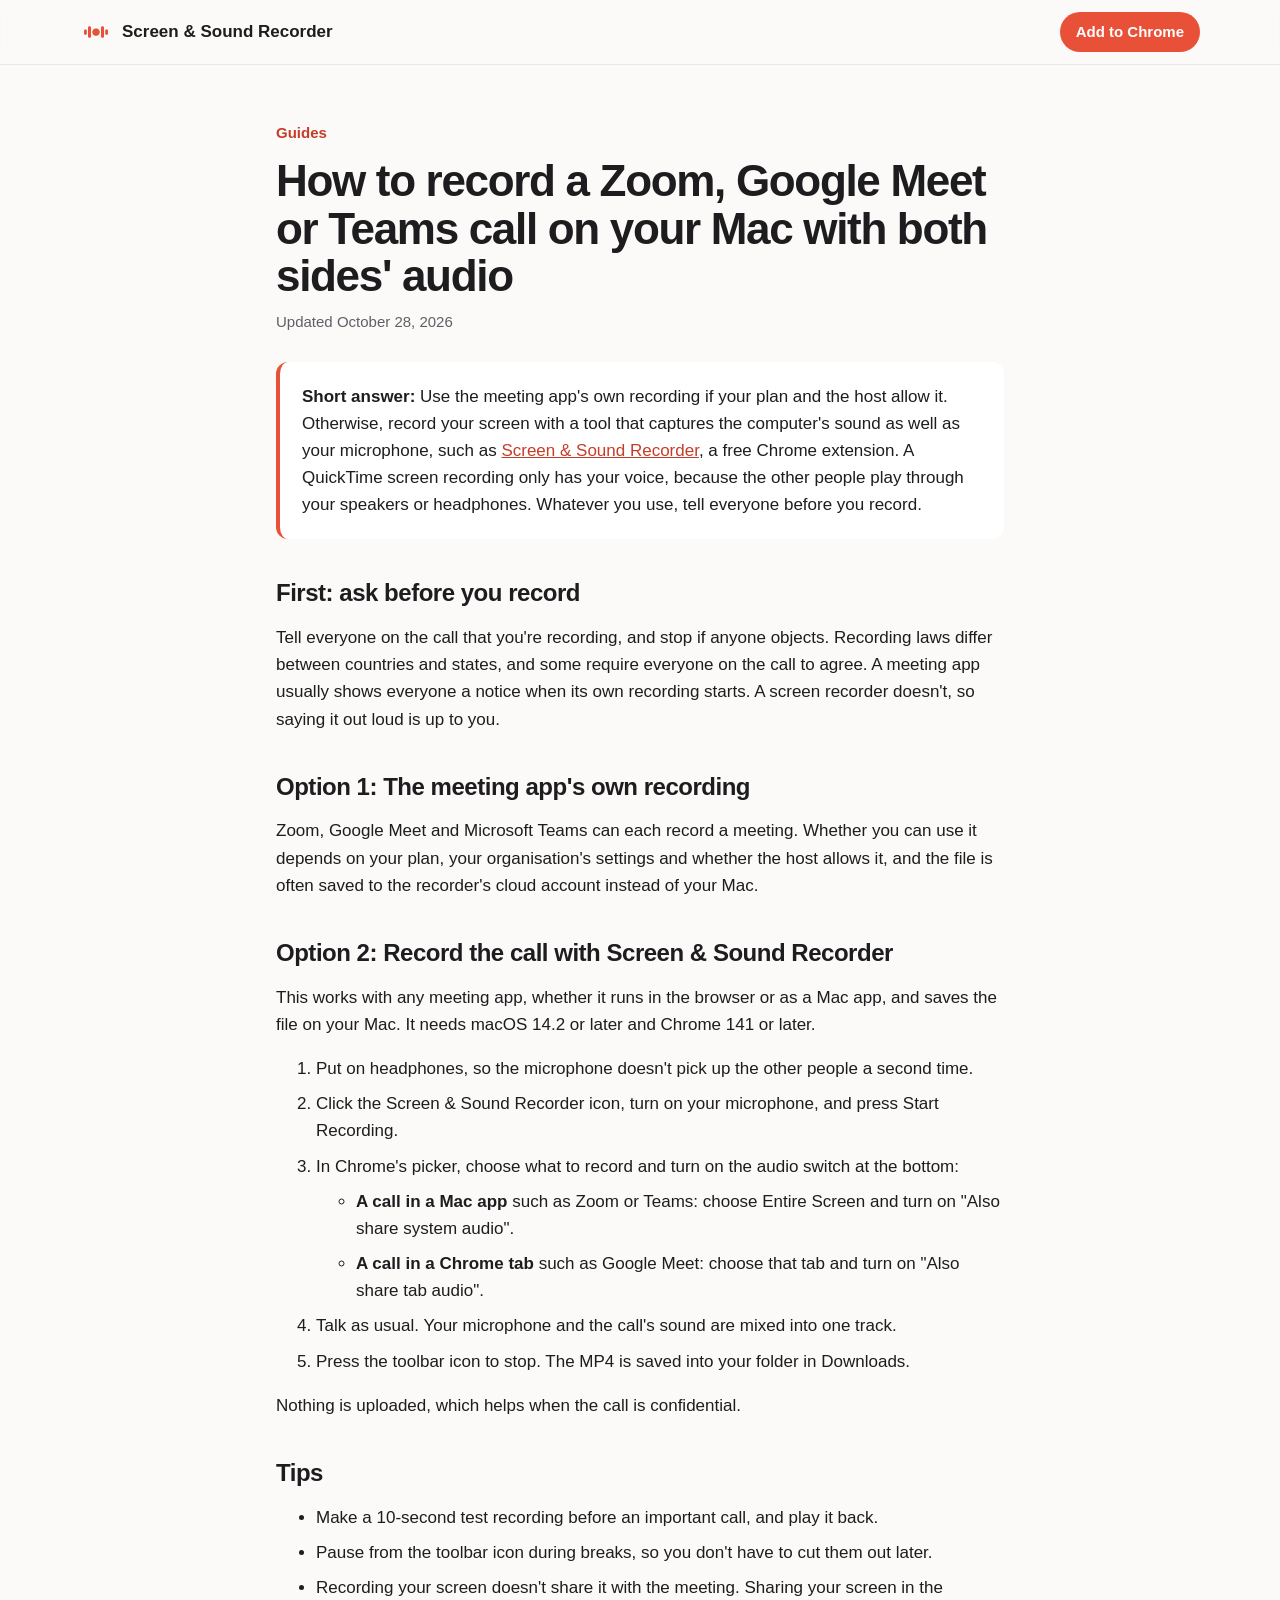
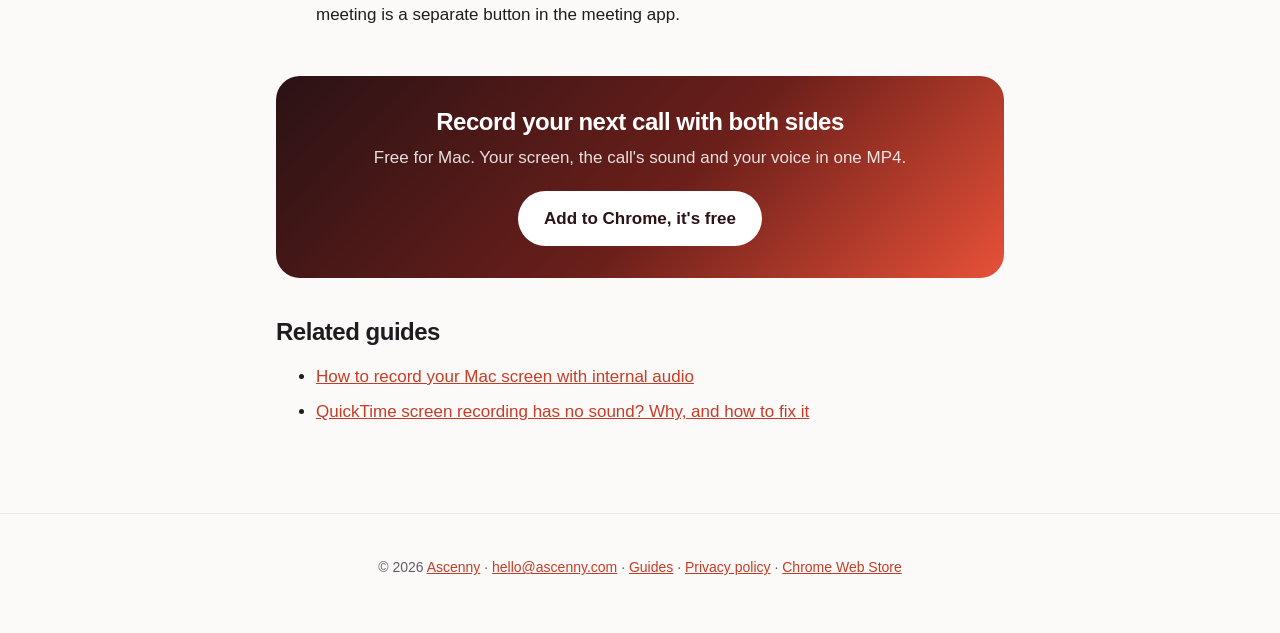
<file: guides/record-video-call-on-mac.html>
<!doctype html>
<html lang="en">
<head>
  <meta charset="utf-8">
  <meta name="viewport" content="width=device-width, initial-scale=1">
  <title>How to Record a Zoom, Google Meet or Teams Call on Your Mac with Both Sides' Audio</title>
  <meta name="description" content="Record a video call on your Mac with your voice and everyone else's: the meeting app's own recording, or a screen recorder that captures the computer's sound. Plus why you should ask first.">
  <link rel="canonical" href="https://recorder.ascenny.com/guides/record-video-call-on-mac">
  <link rel="icon" href="/assets/icon.png">
  <meta name="theme-color" content="#e85138">
  <meta property="og:type" content="article">
  <meta property="og:title" content="How to record a video call on your Mac with both sides' audio">
  <meta property="og:description" content="Zoom, Google Meet or Teams: get your voice and everyone else's into one recording.">
  <meta property="og:url" content="https://recorder.ascenny.com/guides/record-video-call-on-mac">
  <meta property="og:image" content="https://recorder.ascenny.com/assets/og-image.png">
  <meta name="twitter:card" content="summary_large_image">
  <link rel="stylesheet" href="/style.css">
  <script type="application/ld+json">
  {
    "@context": "https://schema.org",
    "@type": "Article",
    "headline": "How to Record a Zoom, Google Meet or Teams Call on Your Mac with Both Sides' Audio",
    "description": "Record a video call on your Mac with your voice and everyone else's: the meeting app's own recording, or a screen recorder that captures the computer's sound.",
    "datePublished": "2026-10-28",
    "dateModified": "2026-10-28",
    "image": "https://recorder.ascenny.com/assets/og-image.png",
    "author": { "@type": "Organization", "name": "Ascenny" },
    "publisher": { "@type": "Organization", "name": "Ascenny", "url": "https://ascenny.com/", "email": "hello@ascenny.com" },
    "mainEntityOfPage": "https://recorder.ascenny.com/guides/record-video-call-on-mac"
  }
  </script>
  <script type="application/ld+json">
  {
    "@context": "https://schema.org",
    "@type": "FAQPage",
    "mainEntity": [
      {
        "@type": "Question",
        "name": "Why does my recording of a call only have my voice?",
        "acceptedAnswer": { "@type": "Answer", "text": "QuickTime Player takes sound only from the microphone. The other people's voices play through your speakers or headphones, so they are missing from the recording, especially with headphones on. Record with a tool that captures the computer's sound as well, such as the meeting app's own recording or the free Screen & Sound Recorder Chrome extension." }
      },
      {
        "@type": "Question",
        "name": "Do I need permission to record a call?",
        "acceptedAnswer": { "@type": "Answer", "text": "Always tell everyone before you record. Recording laws differ between countries and states, and some require everyone on the call to agree. A screen recorder does not tell the other people that you are recording." }
      }
    ]
  }
  </script>
</head>
<body>
  <header class="nav">
    <a class="brand" href="/"><img src="/assets/icon.png" alt="" width="32" height="32">Screen &amp; Sound Recorder</a>
    <a class="button small" href="https://chromewebstore.google.com/detail/gemaaokegkngogofohbmpjndjohbkkob">Add to Chrome</a>
  </header>

  <main>
    <article class="doc">
      <p class="crumbs"><a href="/guides">Guides</a></p>
      <h1>How to record a Zoom, Google Meet or Teams call on your Mac with both sides' audio</h1>
      <p class="updated">Updated October 28, 2026</p>

      <div class="answer">
        <p><strong>Short answer:</strong> Use the meeting app's own recording if your plan and the host allow it. Otherwise, record your screen with a tool that captures the computer's sound as well as your microphone, such as <a href="/">Screen &amp; Sound Recorder</a>, a free Chrome extension. A QuickTime screen recording only has your voice, because the other people play through your speakers or headphones. Whatever you use, tell everyone before you record.</p>
      </div>

      <h2>First: ask before you record</h2>
      <p>Tell everyone on the call that you're recording, and stop if anyone objects. Recording laws differ between countries and states, and some require everyone on the call to agree. A meeting app usually shows everyone a notice when its own recording starts. A screen recorder doesn't, so saying it out loud is up to you.</p>

      <h2>Option 1: The meeting app's own recording</h2>
      <p>Zoom, Google Meet and Microsoft Teams can each record a meeting. Whether you can use it depends on your plan, your organisation's settings and whether the host allows it, and the file is often saved to the recorder's cloud account instead of your Mac.</p>

      <h2>Option 2: Record the call with Screen &amp; Sound Recorder</h2>
      <p>This works with any meeting app, whether it runs in the browser or as a Mac app, and saves the file on your Mac. It needs macOS 14.2 or later and Chrome 141 or later.</p>
      <ol>
        <li>Put on headphones, so the microphone doesn't pick up the other people a second time.</li>
        <li>Click the Screen &amp; Sound Recorder icon, turn on your microphone, and press Start Recording.</li>
        <li>In Chrome's picker, choose what to record and turn on the audio switch at the bottom:
          <ul>
            <li><strong>A call in a Mac app</strong> such as Zoom or Teams: choose Entire Screen and turn on "Also share system audio".</li>
            <li><strong>A call in a Chrome tab</strong> such as Google Meet: choose that tab and turn on "Also share tab audio".</li>
          </ul>
        </li>
        <li>Talk as usual. Your microphone and the call's sound are mixed into one track.</li>
        <li>Press the toolbar icon to stop. The MP4 is saved into your folder in Downloads.</li>
      </ol>
      <p>Nothing is uploaded, which helps when the call is confidential.</p>

      <h2>Tips</h2>
      <ul>
        <li>Make a 10-second test recording before an important call, and play it back.</li>
        <li>Pause from the toolbar icon during breaks, so you don't have to cut them out later.</li>
        <li>Recording your screen doesn't share it with the meeting. Sharing your screen in the meeting is a separate button in the meeting app.</li>
      </ul>

      <div class="cta-box">
        <h2>Record your next call with both sides</h2>
        <p>Free for Mac. Your screen, the call's sound and your voice in one MP4.</p>
        <a class="button" href="https://chromewebstore.google.com/detail/gemaaokegkngogofohbmpjndjohbkkob">Add to Chrome, it's free</a>
      </div>

      <h2>Related guides</h2>
      <ul>
        <li><a href="/guides/record-mac-screen-with-internal-audio">How to record your Mac screen with internal audio</a></li>
        <li><a href="/guides/quicktime-screen-recording-no-sound">QuickTime screen recording has no sound? Why, and how to fix it</a></li>
      </ul>
    </article>
  </main>

  <footer>
    <p>© 2026 <a href="https://ascenny.com/">Ascenny</a> · <a href="mailto:hello@ascenny.com">hello@ascenny.com</a> · <a href="/guides">Guides</a> · <a href="/privacy">Privacy policy</a> · <a href="https://chromewebstore.google.com/detail/gemaaokegkngogofohbmpjndjohbkkob">Chrome Web Store</a></p>
  </footer>
</body>
</html>
</file>
<file: style.css>
:root {
  color-scheme: light dark;
  --bg: #fbfaf9;
  --surface: #ffffff;
  --text: #1d1d1f;
  --muted: #5f5f66;
  --line: #ebe7e4;
  --coral: #e85138;
  --coral-dark: #c63d27;
  --maroon: #2a1215;
  --radius: 18px;
}

@media (prefers-color-scheme: dark) {
  :root {
    --bg: #141213;
    --surface: #1e1b1c;
    --text: #f5f3f2;
    --muted: #a8a3a1;
    --line: #2f2a2b;
    --coral: #ff6b4f;
    --coral-dark: #ff8a73;
  }
}

* {
  box-sizing: border-box;
}

html {
  scroll-behavior: smooth;
}

body {
  margin: 0;
  background: var(--bg);
  color: var(--text);
  font: 17px/1.6 -apple-system, BlinkMacSystemFont, "SF Pro Text", "Segoe UI", Roboto, sans-serif;
  -webkit-font-smoothing: antialiased;
}

a {
  color: var(--coral-dark);
}

img,
video {
  display: block;
  max-width: 100%;
  height: auto;
}

.nav {
  position: sticky;
  top: 0;
  z-index: 5;
  display: flex;
  align-items: center;
  justify-content: space-between;
  gap: 16px;
  padding: 12px max(16px, calc((100vw - 1120px) / 2));
  background: color-mix(in srgb, var(--bg) 86%, transparent);
  backdrop-filter: saturate(180%) blur(16px);
  border-bottom: 1px solid var(--line);
}

.brand {
  display: flex;
  align-items: center;
  gap: 10px;
  color: var(--text);
  font-weight: 700;
  text-decoration: none;
}

main > section {
  max-width: 1120px;
  margin: 0 auto;
  padding: 72px 16px 0;
}

.hero {
  text-align: center;
}

.eyebrow {
  margin: 0 0 14px;
  color: var(--coral);
  font-size: 14px;
  font-weight: 700;
  letter-spacing: 0.08em;
  text-transform: uppercase;
}

h1 {
  max-width: 880px;
  margin: 0 auto;
  font-size: clamp(36px, 6vw, 64px);
  line-height: 1.08;
  letter-spacing: -0.03em;
}

h1 span {
  color: var(--coral);
}

h2 {
  margin: 0 0 18px;
  font-size: clamp(28px, 4vw, 40px);
  line-height: 1.15;
  letter-spacing: -0.02em;
}

h3 {
  margin: 0 0 6px;
  font-size: 19px;
}

.lede {
  max-width: 680px;
  margin: 22px auto 0;
  color: var(--muted);
  font-size: 20px;
}

.actions {
  display: flex;
  flex-wrap: wrap;
  align-items: center;
  justify-content: center;
  gap: 14px 24px;
  margin-top: 32px;
}

.button {
  display: inline-block;
  padding: 14px 26px;
  border-radius: 999px;
  background: var(--coral);
  color: #fff;
  font-weight: 700;
  text-decoration: none;
  box-shadow: 0 8px 24px color-mix(in srgb, var(--coral) 32%, transparent);
  transition: transform 120ms ease, filter 120ms ease;
}

.button:hover {
  filter: brightness(1.06);
  transform: translateY(-1px);
}

.button.small {
  flex: none;
  padding: 8px 16px;
  font-size: 15px;
  white-space: nowrap;
  box-shadow: none;
}

.link {
  font-weight: 600;
}

.fine {
  margin: 14px 0 0;
  color: var(--muted);
  font-size: 14px;
}

.demo {
  text-align: center;
}

.demo video {
  width: 100%;
  border-radius: var(--radius);
  background: #000;
  box-shadow: 0 24px 70px rgba(42, 18, 21, 0.25);
}

.problem,
.private {
  max-width: 760px !important;
}

.problem p,
.private p {
  color: var(--muted);
  font-size: 19px;
}

.steps ol {
  display: grid;
  grid-template-columns: repeat(3, minmax(0, 1fr));
  gap: 24px;
  margin: 0;
  padding: 0;
  list-style: none;
  counter-reset: step;
}

.steps li {
  counter-increment: step;
}

.steps img {
  margin-bottom: 16px;
  border: 1px solid var(--line);
  border-radius: 14px;
}

.steps h3::before {
  content: counter(step) ". ";
  color: var(--coral);
}

.steps p,
.grid p {
  margin: 0;
  color: var(--muted);
}

.grid {
  display: grid;
  grid-template-columns: repeat(3, minmax(0, 1fr));
  gap: 16px;
}

.grid > div {
  padding: 24px;
  border: 1px solid var(--line);
  border-radius: var(--radius);
  background: var(--surface);
}

.private {
  padding: 48px 32px !important;
  margin-top: 72px !important;
  border-radius: 28px;
  background: linear-gradient(135deg, var(--maroon), #6b1f1a 55%, var(--coral));
  color: #fff;
  text-align: center;
}

.private p {
  color: rgba(255, 255, 255, 0.86);
}

.private .link {
  color: #fff;
}

.faq details {
  border-bottom: 1px solid var(--line);
}

.faq summary {
  padding: 18px 0;
  font-weight: 650;
  cursor: pointer;
}

.faq details p {
  margin: 0 0 20px;
  color: var(--muted);
}

.cta {
  display: flex;
  flex-direction: column;
  align-items: center;
  text-align: center;
}

.cta img {
  margin-bottom: 12px;
}

.doc {
  max-width: 760px;
  margin: 0 auto;
  padding: 56px 16px 0;
}

.doc h1 {
  margin: 0;
  font-size: clamp(32px, 5vw, 44px);
}

.doc h2 {
  margin: 40px 0 12px;
  font-size: 24px;
}

.doc .updated {
  margin: 10px 0 28px;
  color: var(--muted);
  font-size: 15px;
}

.doc li {
  margin: 6px 0;
}

.doc .table {
  overflow-x: auto;
}

.doc table {
  width: 100%;
  border-collapse: collapse;
  font-size: 15px;
}

.doc th,
.doc td {
  padding: 10px 12px;
  border: 1px solid var(--line);
  text-align: left;
  vertical-align: top;
}

.doc th {
  background: var(--surface);
}

.doc h3 {
  margin: 24px 0 6px;
}

.doc ol li,
.doc ul li {
  margin: 8px 0;
}

.crumbs {
  margin: 0 0 12px;
  font-size: 15px;
  font-weight: 600;
}

.crumbs a {
  text-decoration: none;
}

.answer {
  margin: 0 0 8px;
  padding: 4px 22px;
  border-left: 4px solid var(--coral);
  border-radius: 12px;
  background: var(--surface);
}

.cta-box {
  margin: 48px 0 8px;
  padding: 32px 24px;
  border-radius: 24px;
  background: linear-gradient(135deg, var(--maroon), #6b1f1a 55%, var(--coral));
  color: #fff;
  text-align: center;
}

.cta-box h2 {
  margin: 0 0 8px;
}

.cta-box p {
  margin: 0 0 20px;
  color: rgba(255, 255, 255, 0.86);
}

.cta-box .button {
  background: #fff;
  color: var(--maroon);
  box-shadow: none;
}

.guide-list {
  display: grid;
  gap: 14px;
}

.guide-list a,
.grid a.card {
  display: block;
  padding: 22px 24px;
  border: 1px solid var(--line);
  border-radius: var(--radius);
  background: var(--surface);
  color: var(--text);
  text-decoration: none;
  transition: border-color 120ms ease, transform 120ms ease;
}

.guide-list a:hover,
.grid a.card:hover {
  border-color: var(--coral);
  transform: translateY(-1px);
}

.guide-list h3 {
  margin: 0 0 6px;
}

.guide-list p {
  margin: 0;
  color: var(--muted);
}

footer {
  margin-top: 88px;
  padding: 28px 16px 40px;
  border-top: 1px solid var(--line);
  color: var(--muted);
  font-size: 14px;
  text-align: center;
}

@media (max-width: 820px) {
  .brand {
    font-size: 15px;
    line-height: 1.2;
  }

  .steps ol,
  .grid {
    grid-template-columns: minmax(0, 1fr);
  }

  main > section {
    padding-top: 56px;
  }

  .private {
    margin: 56px 16px 0 !important;
    padding: 36px 22px !important;
  }
}
</file>
